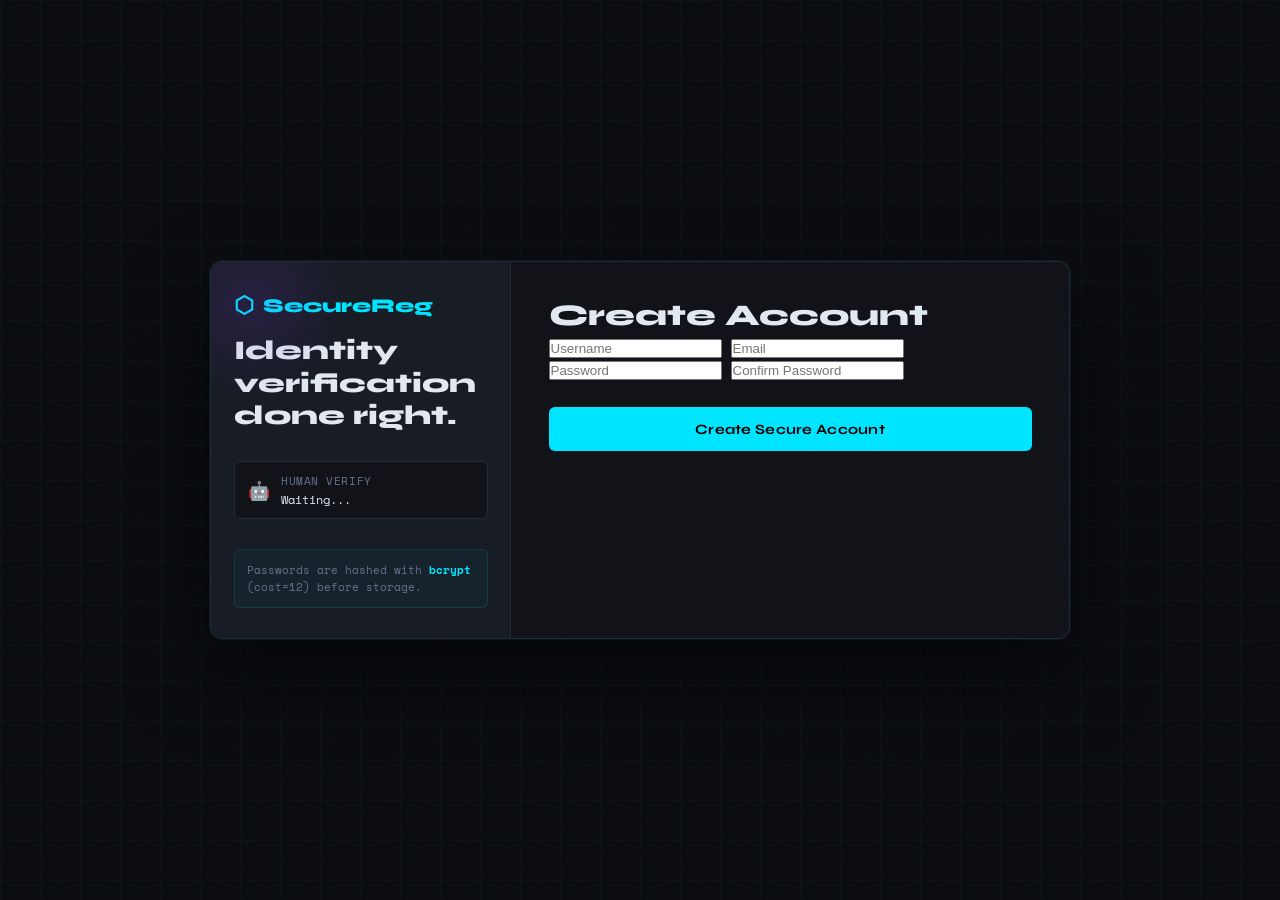
<file: index.html>
<!DOCTYPE html>
<html lang="en">
<head>
  <meta charset="UTF-8" />
  <meta name="viewport" content="width=device-width, initial-scale=1.0"/>
  <title>SecureRegister — Create Account</title>

  <!-- ✅ Google reCAPTCHA -->
  <script src="https://www.google.com/recaptcha/api.js" async defer></script>

  <link rel="preconnect" href="https://fonts.googleapis.com">
  <link href="https://fonts.googleapis.com/css2?family=Space+Mono:wght@400;700&family=Syne:wght@400;600;800&display=swap" rel="stylesheet">
  <link rel="stylesheet" href="style.css" />
</head>

<body>
  <div class="noise"></div>
  <div class="grid-overlay"></div>

  <main class="container">

    <!-- LEFT PANEL -->
    <aside class="brand-panel">
      <div class="brand-top">
        <div class="logo">
          <span class="logo-icon">⬡</span>
          <span class="logo-text">SecureReg</span>
        </div>
        <p class="brand-tagline">Identity verification<br/>done right.</p>
      </div>

      <div class="security-badges">
        <div class="badge" id="badge-captcha">
          <span class="badge-icon">🤖</span>
          <div>
            <div class="badge-label">Human Verify</div>
            <div class="badge-status" id="status-captcha">Waiting...</div>
          </div>
        </div>
      </div>

      <div class="policy-note">
        <p>Passwords are hashed with <strong>bcrypt</strong> (cost=12) before storage.</p>
      </div>
    </aside>

    <!-- FORM -->
    <section class="form-panel">
      <h1 class="form-title">Create Account</h1>

      <form id="register-form" novalidate autocomplete="off">

        <!-- Username -->
        <input type="text" id="username" placeholder="Username" required>

        <!-- Email -->
        <input type="email" id="email" placeholder="Email" required>

        <!-- Password -->
        <input type="password" id="password" placeholder="Password" required>

        <!-- Confirm Password -->
        <input type="password" id="confirm-password" placeholder="Confirm Password" required>

        <!-- ✅ CAPTCHA -->
        <div style="margin: 20px 0;">
          <div class="g-recaptcha"
               data-sitekey="6Lf5RbAsAAAAAJFyfptQEe0W2c1t9tNc-6fuq2d-">
          </div>
        </div>

        <button type="submit" class="btn-submit">Create Secure Account</button>
      </form>
    </section>

  </main>

  <!-- ✅ SCRIPT -->
  <script>
    document.getElementById("register-form").addEventListener("submit", function(e) {

      const password = document.getElementById("password").value;
      const confirmPassword = document.getElementById("confirm-password").value;
      const captchaResponse = grecaptcha.getResponse();

      // Password check
      if (password !== confirmPassword) {
        e.preventDefault();
        alert("Passwords do not match!");
        return;
      }

      // CAPTCHA check
      if (captchaResponse.length === 0) {
        e.preventDefault();
        alert("Please verify that you are not a robot.");
        document.getElementById("status-captcha").textContent = "Failed ❌";
        return;
      }

      // Success
      document.getElementById("status-captcha").textContent = "Verified ✅";
    });
  </script>

</body>
</html>
</file>
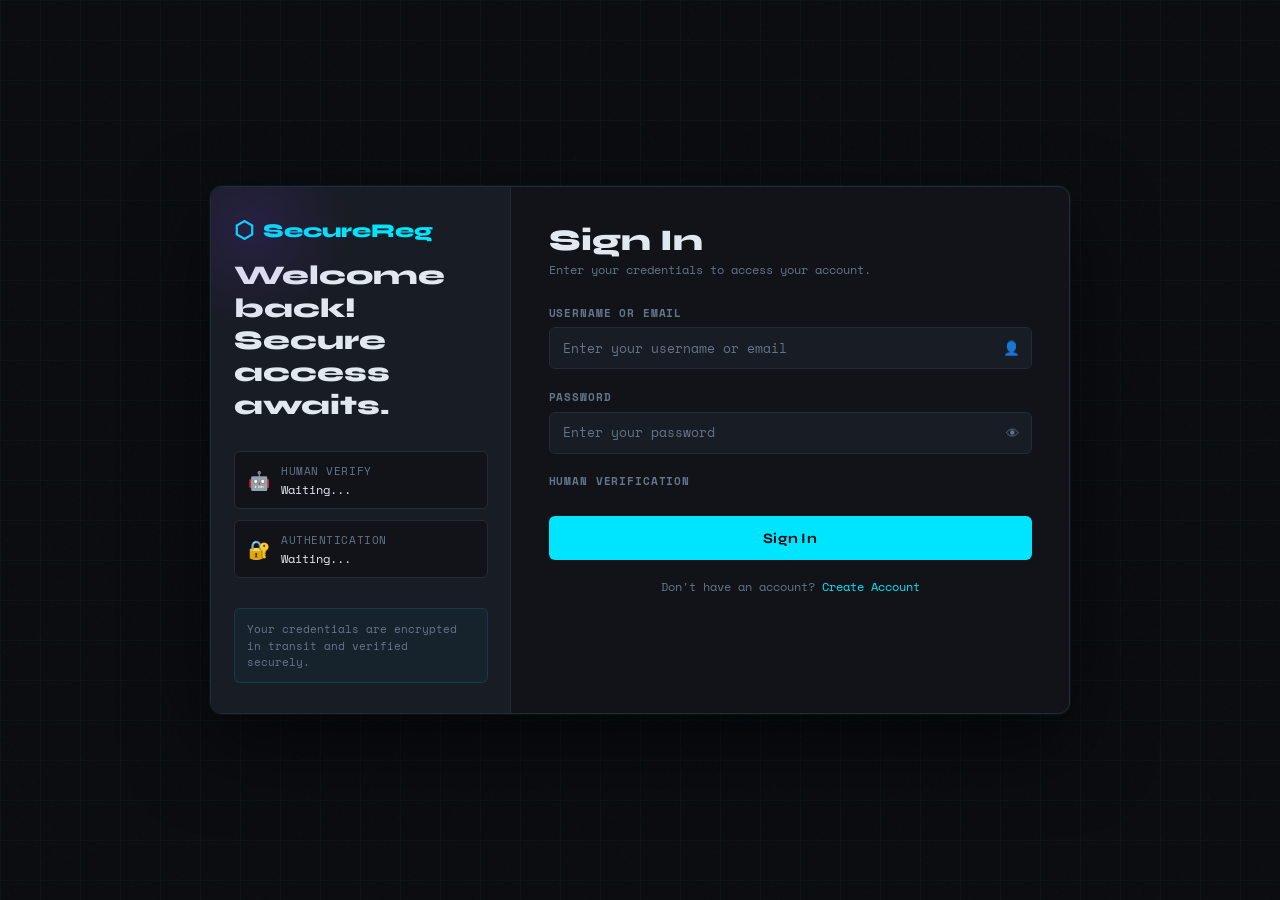
<file: login.html>
<!DOCTYPE html>
<html lang="en">
<head>
  <meta charset="UTF-8" />
  <meta name="viewport" content="width=device-width, initial-scale=1.0"/>
  <title>SecureReg — Login</title>
  <link rel="preconnect" href="https://fonts.googleapis.com">
  <link href="https://fonts.googleapis.com/css2?family=Space+Mono:wght@400;700&family=Syne:wght@400;600;800&display=swap" rel="stylesheet">
  <link rel="stylesheet" href="style.css" />
  <script src="https://www.google.com/recaptcha/api.js?render=explicit" async defer></script>
</head>
<body>
  <div class="noise"></div>
  <div class="grid-overlay"></div>

  <main class="container">
    <aside class="brand-panel">
      <div class="brand-top">
        <div class="logo">
          <span class="logo-icon">⬡</span>
          <span class="logo-text">SecureReg</span>
        </div>
        <p class="brand-tagline">Welcome back!<br/>Secure access awaits.</p>
      </div>

      <div class="security-badges">
        <div class="badge" id="badge-captcha">
          <span class="badge-icon">🤖</span>
          <div>
            <div class="badge-label">Human Verify</div>
            <div class="badge-status" id="status-captcha">Waiting...</div>
          </div>
        </div>
        <div class="badge" id="badge-auth">
          <span class="badge-icon">🔐</span>
          <div>
            <div class="badge-label">Authentication</div>
            <div class="badge-status" id="status-auth">Waiting...</div>
          </div>
        </div>
      </div>

      <div class="policy-note">
        <p>Your credentials are encrypted in transit and verified securely.</p>
      </div>
    </aside>

    <section class="form-panel">
      <h1 class="form-title">Sign In</h1>
      <p class="form-subtitle">Enter your credentials to access your account.</p>

      <div id="alert-box" class="alert hidden"></div>

      <form id="login-form" novalidate autocomplete="off">

        <!-- Username/Email -->
        <div class="field-group">
          <label for="username">Username or Email</label>
          <div class="input-wrap">
            <input type="text" id="username" name="username"
              placeholder="Enter your username or email"
              autocomplete="username" required/>
            <span class="input-icon">👤</span>
          </div>
        </div>

        <!-- Password -->
        <div class="field-group">
          <label for="password">Password</label>
          <div class="input-wrap">
            <input type="password" id="password" name="password"
              placeholder="Enter your password"
              autocomplete="current-password" required/>
            <button type="button" class="toggle-pw" id="toggle-pw" aria-label="Toggle password visibility">👁</button>
          </div>
        </div>

        <!-- Google reCAPTCHA -->
        <div class="field-group captcha-group">
          <label>Human Verification</label>
          <div id="recaptcha-container" class="g-recaptcha" data-sitekey="6Ld_6K4sAAAAAB4Xj642z4SGVe_IzBL1wYLadUHF"></div>
        </div>

        <button type="submit" class="btn-submit" id="btn-submit">
          <span class="btn-text">Sign In</span>
          <span class="btn-loader hidden" id="btn-loader">Authenticating…</span>
        </button>
      </form>

      <p class="login-link">Don't have an account? <a href="index.html" class="link">Create Account</a></p>
    </section>
  </main>

  <script src="login.js"></script>
</body>
</html>
</file>
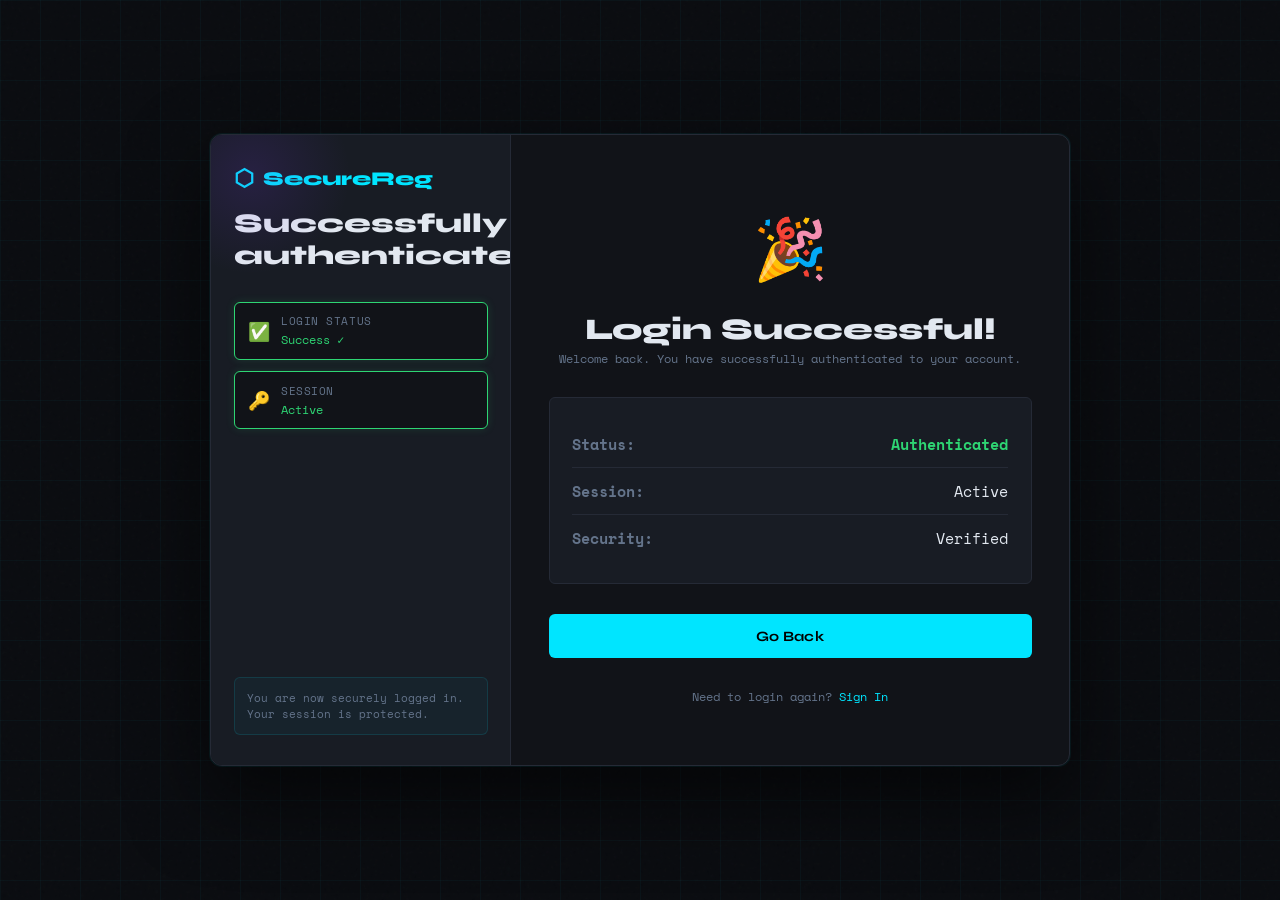
<file: success.html>
<!DOCTYPE html>
<html lang="en">
<head>
  <meta charset="UTF-8" />
  <meta name="viewport" content="width=device-width, initial-scale=1.0"/>
  <title>SecureReg — Login Successful</title>
  <link rel="preconnect" href="https://fonts.googleapis.com">
  <link href="https://fonts.googleapis.com/css2?family=Space+Mono:wght@400;700&family=Syne:wght@400;600;800&display=swap" rel="stylesheet">
  <link rel="stylesheet" href="style.css" />
</head>
<body>
  <div class="noise"></div>
  <div class="grid-overlay"></div>

  <main class="container">
    <aside class="brand-panel">
      <div class="brand-top">
        <div class="logo">
          <span class="logo-icon">⬡</span>
          <span class="logo-text">SecureReg</span>
        </div>
        <p class="brand-tagline">Successfully<br/>authenticated!</p>
      </div>

      <div class="security-badges">
        <div class="badge active" id="badge-success">
          <span class="badge-icon">✅</span>
          <div>
            <div class="badge-label">Login Status</div>
            <div class="badge-status" id="status-success">Success ✓</div>
          </div>
        </div>
        <div class="badge active" id="badge-session">
          <span class="badge-icon">🔑</span>
          <div>
            <div class="badge-label">Session</div>
            <div class="badge-status" id="status-session">Active</div>
          </div>
        </div>
      </div>

      <div class="policy-note">
        <p>You are now securely logged in. Your session is protected.</p>
      </div>
    </aside>

    <section class="form-panel">
      <div class="success-content">
        <div class="success-icon">🎉</div>
        <h1 class="form-title">Login Successful!</h1>
        <p class="form-subtitle">Welcome back. You have successfully authenticated to your account.</p>
        
        <div class="success-details">
          <div class="detail-item">
            <span class="detail-label">Status:</span>
            <span class="detail-value success">Authenticated</span>
          </div>
          <div class="detail-item">
            <span class="detail-label">Session:</span>
            <span class="detail-value">Active</span>
          </div>
          <div class="detail-item">
            <span class="detail-label">Security:</span>
            <span class="detail-value">Verified</span>
          </div>
        </div>

        <div class="action-buttons">
          <button type="button" class="btn-submit" onclick="goBack()">
            <span class="btn-text">Go Back</span>
          </button>
        </div>

        <p class="login-link">Need to login again? <a href="login.html" class="link">Sign In</a></p>
      </div>
    </section>
  </main>

  <script>
    function goBack() {
      window.location.href = '/login.html';
    }
  </script>
</body>
</html>
</file>
<file: style.css>
/* ─── Reset & Variables ─────────────────────────────────── */
*, *::before, *::after { box-sizing: border-box; margin: 0; padding: 0; }

:root {
  --bg:        #0a0c10;
  --surface:   #111318;
  --surface2:  #181c24;
  --border:    #252a36;
  --accent:    #00e5ff;
  --accent2:   #7c3aed;
  --danger:    #ff4757;
  --warn:      #ffa502;
  --ok:        #2ed573;
  --text:      #e2e8f0;
  --muted:     #64748b;
  --font-head: 'Syne', sans-serif;
  --font-mono: 'Space Mono', monospace;
  --radius:    6px;
  --transition: 0.2s ease;
}

html { font-size: 15px; scroll-behavior: smooth; }
body {
  background: var(--bg);
  color: var(--text);
  font-family: var(--font-mono);
  min-height: 100vh;
  display: flex;
  align-items: center;
  justify-content: center;
  padding: 2rem 1rem;
  position: relative;
  overflow-x: hidden;
}

/* ─── Texture layers ────────────────────────────────────── */
.noise {
  position: fixed; inset: 0; pointer-events: none; z-index: 0;
  background-image: url("data:image/svg+xml,%3Csvg viewBox='0 0 256 256' xmlns='http://www.w3.org/2000/svg'%3E%3Cfilter id='noise'%3E%3CfeTurbulence type='fractalNoise' baseFrequency='0.9' numOctaves='4' stitchTiles='stitch'/%3E%3C/filter%3E%3Crect width='100%25' height='100%25' filter='url(%23noise)' opacity='0.04'/%3E%3C/svg%3E");
  opacity: 0.5;
}
.grid-overlay {
  position: fixed; inset: 0; pointer-events: none; z-index: 0;
  background-image:
    linear-gradient(rgba(0,229,255,0.03) 1px, transparent 1px),
    linear-gradient(90deg, rgba(0,229,255,0.03) 1px, transparent 1px);
  background-size: 40px 40px;
}

/* ─── Layout ────────────────────────────────────────────── */
.container {
  position: relative; z-index: 1;
  display: grid;
  grid-template-columns: 300px 1fr;
  max-width: 860px; width: 100%;
  background: var(--surface);
  border: 1px solid var(--border);
  border-radius: 12px;
  overflow: hidden;
  box-shadow: 0 0 0 1px rgba(0,229,255,0.06), 0 32px 80px rgba(0,0,0,0.6);
  animation: slideUp 0.5s cubic-bezier(0.16,1,0.3,1) both;
}

@keyframes slideUp {
  from { opacity: 0; transform: translateY(30px); }
  to   { opacity: 1; transform: translateY(0); }
}

/* ─── Brand Panel ───────────────────────────────────────── */
.brand-panel {
  background: var(--surface2);
  border-right: 1px solid var(--border);
  padding: 2rem 1.5rem;
  display: flex;
  flex-direction: column;
  gap: 2rem;
  position: relative;
  overflow: hidden;
}
.brand-panel::before {
  content: '';
  position: absolute; top: -60px; left: -60px;
  width: 200px; height: 200px;
  background: radial-gradient(circle, rgba(124,58,237,0.15) 0%, transparent 70%);
  pointer-events: none;
}

.logo {
  display: flex; align-items: center; gap: 0.6rem;
  font-family: var(--font-head);
  font-size: 1.3rem; font-weight: 800;
  color: var(--accent);
}
.logo-icon { font-size: 1.5rem; }

.brand-tagline {
  font-family: var(--font-head);
  font-size: 1.8rem; font-weight: 800; line-height: 1.2;
  color: var(--text);
  margin-top: 1rem;
}

/* Security badges */
.security-badges { display: flex; flex-direction: column; gap: 0.75rem; }

.badge {
  display: flex; align-items: center; gap: 0.75rem;
  padding: 0.7rem 0.9rem;
  background: var(--surface);
  border: 1px solid var(--border);
  border-radius: var(--radius);
  transition: border-color var(--transition), box-shadow var(--transition);
}
.badge.active { border-color: var(--ok); box-shadow: 0 0 8px rgba(46,213,115,0.15); }
.badge.pending { border-color: var(--warn); box-shadow: 0 0 8px rgba(255,165,2,0.15); }
.badge-icon { font-size: 1.2rem; }
.badge-label { font-size: 0.7rem; color: var(--muted); letter-spacing: 0.05em; text-transform: uppercase; }
.badge-status { font-size: 0.78rem; color: var(--text); margin-top: 2px; }
.badge.active  .badge-status { color: var(--ok); }
.badge.pending .badge-status { color: var(--warn); }

.policy-note {
  margin-top: auto;
  padding: 0.8rem;
  background: rgba(0,229,255,0.04);
  border: 1px solid rgba(0,229,255,0.12);
  border-radius: var(--radius);
  font-size: 0.72rem;
  color: var(--muted);
  line-height: 1.5;
}
.policy-note strong { color: var(--accent); }

/* ─── Form Panel ────────────────────────────────────────── */
.form-panel {
  padding: 2.5rem 2.5rem 2rem;
  overflow-y: auto;
}

.form-title {
  font-family: var(--font-head);
  font-size: 2rem; font-weight: 800;
  color: var(--text);
  line-height: 1;
  margin-bottom: 0.4rem;
}
.form-subtitle {
  font-size: 0.78rem; color: var(--muted);
  margin-bottom: 1.8rem;
}

/* Alert */
.alert {
  padding: 0.8rem 1rem;
  border-radius: var(--radius);
  font-size: 0.8rem;
  margin-bottom: 1.2rem;
  border: 1px solid;
}
.alert.error   { background: rgba(255,71,87,0.1);  border-color: var(--danger); color: var(--danger); }
.alert.success { background: rgba(46,213,115,0.1); border-color: var(--ok);     color: var(--ok); }
.alert.info    { background: rgba(0,229,255,0.07); border-color: var(--accent);  color: var(--accent); }
.hidden { display: none !important; }

/* Field groups */
.field-group { margin-bottom: 1.3rem; }

label {
  display: block;
  font-size: 0.72rem; font-weight: 700;
  letter-spacing: 0.08em; text-transform: uppercase;
  color: var(--muted); margin-bottom: 0.45rem;
}

.input-wrap { position: relative; }
.input-wrap input {
  width: 100%; padding: 0.7rem 2.5rem 0.7rem 0.9rem;
  background: var(--surface2);
  border: 1px solid var(--border);
  border-radius: var(--radius);
  color: var(--text);
  font-family: var(--font-mono);
  font-size: 0.85rem;
  outline: none;
  transition: border-color var(--transition), box-shadow var(--transition);
}
.input-wrap input:focus {
  border-color: var(--accent);
  box-shadow: 0 0 0 3px rgba(0,229,255,0.08);
}
.input-wrap input::placeholder { color: var(--muted); }
.input-wrap input.error { border-color: var(--danger); }
.input-wrap input.valid { border-color: var(--ok); }

.input-icon, .toggle-pw {
  position: absolute; right: 0.75rem; top: 50%; transform: translateY(-50%);
  font-size: 0.9rem; pointer-events: none;
}
.toggle-pw {
  background: none; border: none; cursor: pointer; pointer-events: all;
  color: var(--muted); transition: color var(--transition);
}
.toggle-pw:hover { color: var(--accent); }

.field-hint {
  font-size: 0.72rem; margin-top: 0.35rem; min-height: 1em;
  color: var(--muted);
}
.field-hint.ok  { color: var(--ok); }
.field-hint.err { color: var(--danger); }

/* Strength bar */
.strength-bar-wrap {
  display: flex; align-items: center; gap: 0.75rem; margin-top: 0.5rem;
}
.strength-bar {
  flex: 1; height: 5px; background: var(--border); border-radius: 99px; overflow: hidden;
}
.strength-fill {
  height: 100%; width: 0%;
  border-radius: 99px;
  transition: width 0.4s ease, background 0.4s ease;
}
.strength-label { font-size: 0.7rem; color: var(--muted); min-width: 60px; }

/* Password criteria */
.pw-criteria {
  list-style: none; margin-top: 0.75rem;
  display: grid; grid-template-columns: 1fr 1fr; gap: 0.3rem 1rem;
}
.cr {
  font-size: 0.71rem; color: var(--muted);
  padding-left: 1.1em; position: relative;
  transition: color var(--transition);
}
.cr::before {
  content: '○';
  position: absolute; left: 0;
  font-size: 0.65rem;
}
.cr.met { color: var(--ok); }
.cr.met::before { content: '●'; }
.cr.fail { color: var(--danger); }
.cr.fail::before { content: '✕'; }

/* CAPTCHA */
.captcha-group { }
.captcha-box {
  background: var(--surface2);
  border: 1px solid var(--border);
  border-radius: var(--radius);
  padding: 1.2rem;
}
.captcha-question {
  font-family: var(--font-head);
  font-size: 1.05rem; font-weight: 600;
  color: var(--text); margin-bottom: 0.8rem;
  letter-spacing: -0.01em;
}
.captcha-input-row {
  display: flex; gap: 0.5rem;
}
.captcha-input-row input {
  flex: 1; padding: 0.6rem 0.8rem;
  background: var(--surface);
  border: 1px solid var(--border);
  border-radius: var(--radius);
  color: var(--text);
  font-family: var(--font-mono);
  font-size: 0.85rem;
  outline: none;
  transition: border-color var(--transition);
}
.captcha-input-row input:focus { border-color: var(--accent); }
#captcha-refresh {
  padding: 0.6rem 0.9rem;
  background: var(--surface);
  border: 1px solid var(--border);
  border-radius: var(--radius);
  color: var(--accent); cursor: pointer;
  font-size: 1rem;
  transition: background var(--transition), border-color var(--transition);
}
#captcha-refresh:hover { background: var(--border); border-color: var(--accent); }
.captcha-hint { font-size: 0.71rem; margin-top: 0.4rem; min-height: 1em; }
.captcha-hint.ok  { color: var(--ok); }
.captcha-hint.err { color: var(--danger); }

/* Checkbox */
.checkbox-group { }
.checkbox-label {
  display: flex; align-items: flex-start; gap: 0.6rem;
  cursor: pointer; font-size: 0.78rem; color: var(--muted); line-height: 1.4;
  text-transform: none; letter-spacing: 0;
}
.checkbox-label input[type="checkbox"] {
  width: 16px; height: 16px; accent-color: var(--accent);
  cursor: pointer; flex-shrink: 0; margin-top: 1px;
}
.link { color: var(--accent); text-decoration: none; }
.link:hover { text-decoration: underline; }

/* Submit button */
.btn-submit {
  width: 100%; padding: 0.9rem;
  background: var(--accent);
  color: #000;
  border: none; border-radius: var(--radius);
  font-family: var(--font-head);
  font-size: 0.95rem; font-weight: 700;
  cursor: pointer; letter-spacing: 0.02em;
  transition: opacity var(--transition), transform var(--transition), box-shadow var(--transition);
  margin-top: 0.5rem;
}
.btn-submit:hover { opacity: 0.9; transform: translateY(-1px); box-shadow: 0 6px 20px rgba(0,229,255,0.25); }
.btn-submit:active { transform: translateY(0); }
.btn-submit:disabled { opacity: 0.5; cursor: not-allowed; transform: none; }

.login-link {
  text-align: center; font-size: 0.78rem; color: var(--muted); margin-top: 1.2rem;
}

/* ─── Success Modal ──────────────────────────────────────── */
.modal-overlay {
  position: fixed; inset: 0; z-index: 100;
  background: rgba(0,0,0,0.75); backdrop-filter: blur(4px);
  display: flex; align-items: center; justify-content: center;
  animation: fadeIn 0.25s ease;
}
@keyframes fadeIn { from { opacity: 0; } to { opacity: 1; } }

.modal {
  background: var(--surface);
  border: 1px solid var(--ok);
  border-radius: 12px;
  padding: 2.5rem 2rem;
  max-width: 380px; width: 90%;
  text-align: center;
  box-shadow: 0 0 40px rgba(46,213,115,0.15);
  animation: popIn 0.35s cubic-bezier(0.16,1,0.3,1);
}
@keyframes popIn { from { transform: scale(0.9); opacity: 0; } to { transform: scale(1); opacity: 1; } }
.modal-icon { font-size: 2.5rem; margin-bottom: 0.8rem; }
.modal h2 { font-family: var(--font-head); font-size: 1.5rem; margin-bottom: 0.5rem; }
.modal p { font-size: 0.85rem; color: var(--muted); margin-bottom: 1rem; }
.modal-detail {
  background: var(--surface2);
  border: 1px solid var(--border);
  border-radius: var(--radius);
  padding: 0.8rem 1rem;
  font-size: 0.75rem; color: var(--muted); text-align: left;
  margin-bottom: 1.2rem; line-height: 1.7;
}
.modal-detail strong { color: var(--accent); }

/* ─── Success Page ─────────────────────────────────────── */
.success-content {
  text-align: center;
  padding: 2rem 0;
}

.success-icon {
  font-size: 4rem;
  margin-bottom: 1.5rem;
  animation: bounce 0.6s ease-out;
}

@keyframes bounce {
  0% { transform: scale(0.8); opacity: 0; }
  50% { transform: scale(1.1); }
  100% { transform: scale(1); opacity: 1; }
}

.success-details {
  background: var(--surface2);
  border: 1px solid var(--border);
  border-radius: var(--radius);
  padding: 1.5rem;
  margin: 2rem 0;
  text-align: left;
}

.detail-item {
  display: flex;
  justify-content: space-between;
  align-items: center;
  padding: 0.8rem 0;
  border-bottom: 1px solid var(--border);
}

.detail-item:last-child {
  border-bottom: none;
}

.detail-label {
  color: var(--muted);
  font-weight: 600;
}

.detail-value {
  color: var(--text);
  font-weight: 400;
}

.detail-value.success {
  color: var(--ok);
  font-weight: 600;
}

.action-buttons {
  margin: 2rem 0;
}

.action-buttons .btn-submit {
  margin: 0 auto;
  display: inline-block;
  min-width: 200px;
}

/* ─── Responsive ────────────────────────────────────────── */
@media (max-width: 700px) {
  .container { grid-template-columns: 1fr; }
  .brand-panel { border-right: none; border-bottom: 1px solid var(--border); padding: 1.5rem; }
  .brand-tagline { font-size: 1.4rem; }
  .security-badges { display: grid; grid-template-columns: 1fr 1fr; }
  .form-panel { padding: 1.5rem; }
  .pw-criteria { grid-template-columns: 1fr; }
  .success-icon { font-size: 3rem; }
  .detail-item { flex-direction: column; align-items: flex-start; gap: 0.5rem; }
}
</file>
